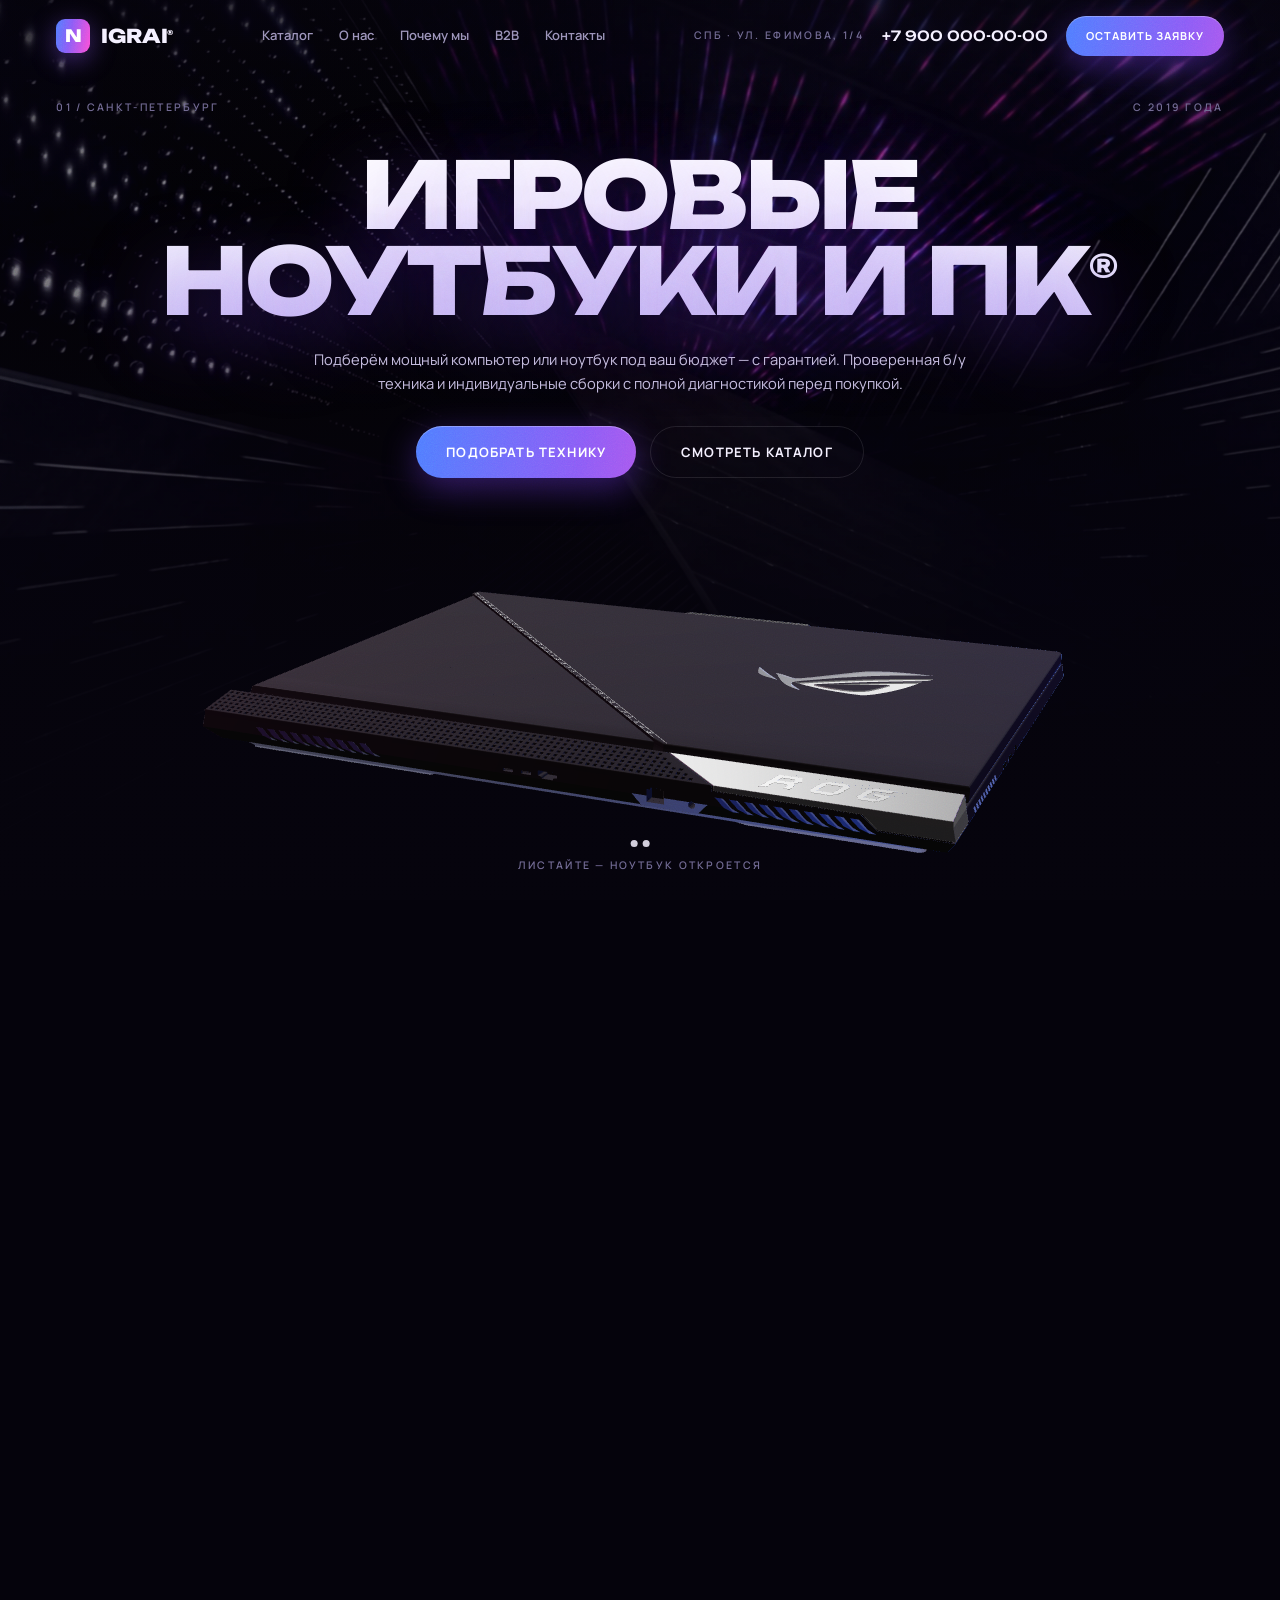
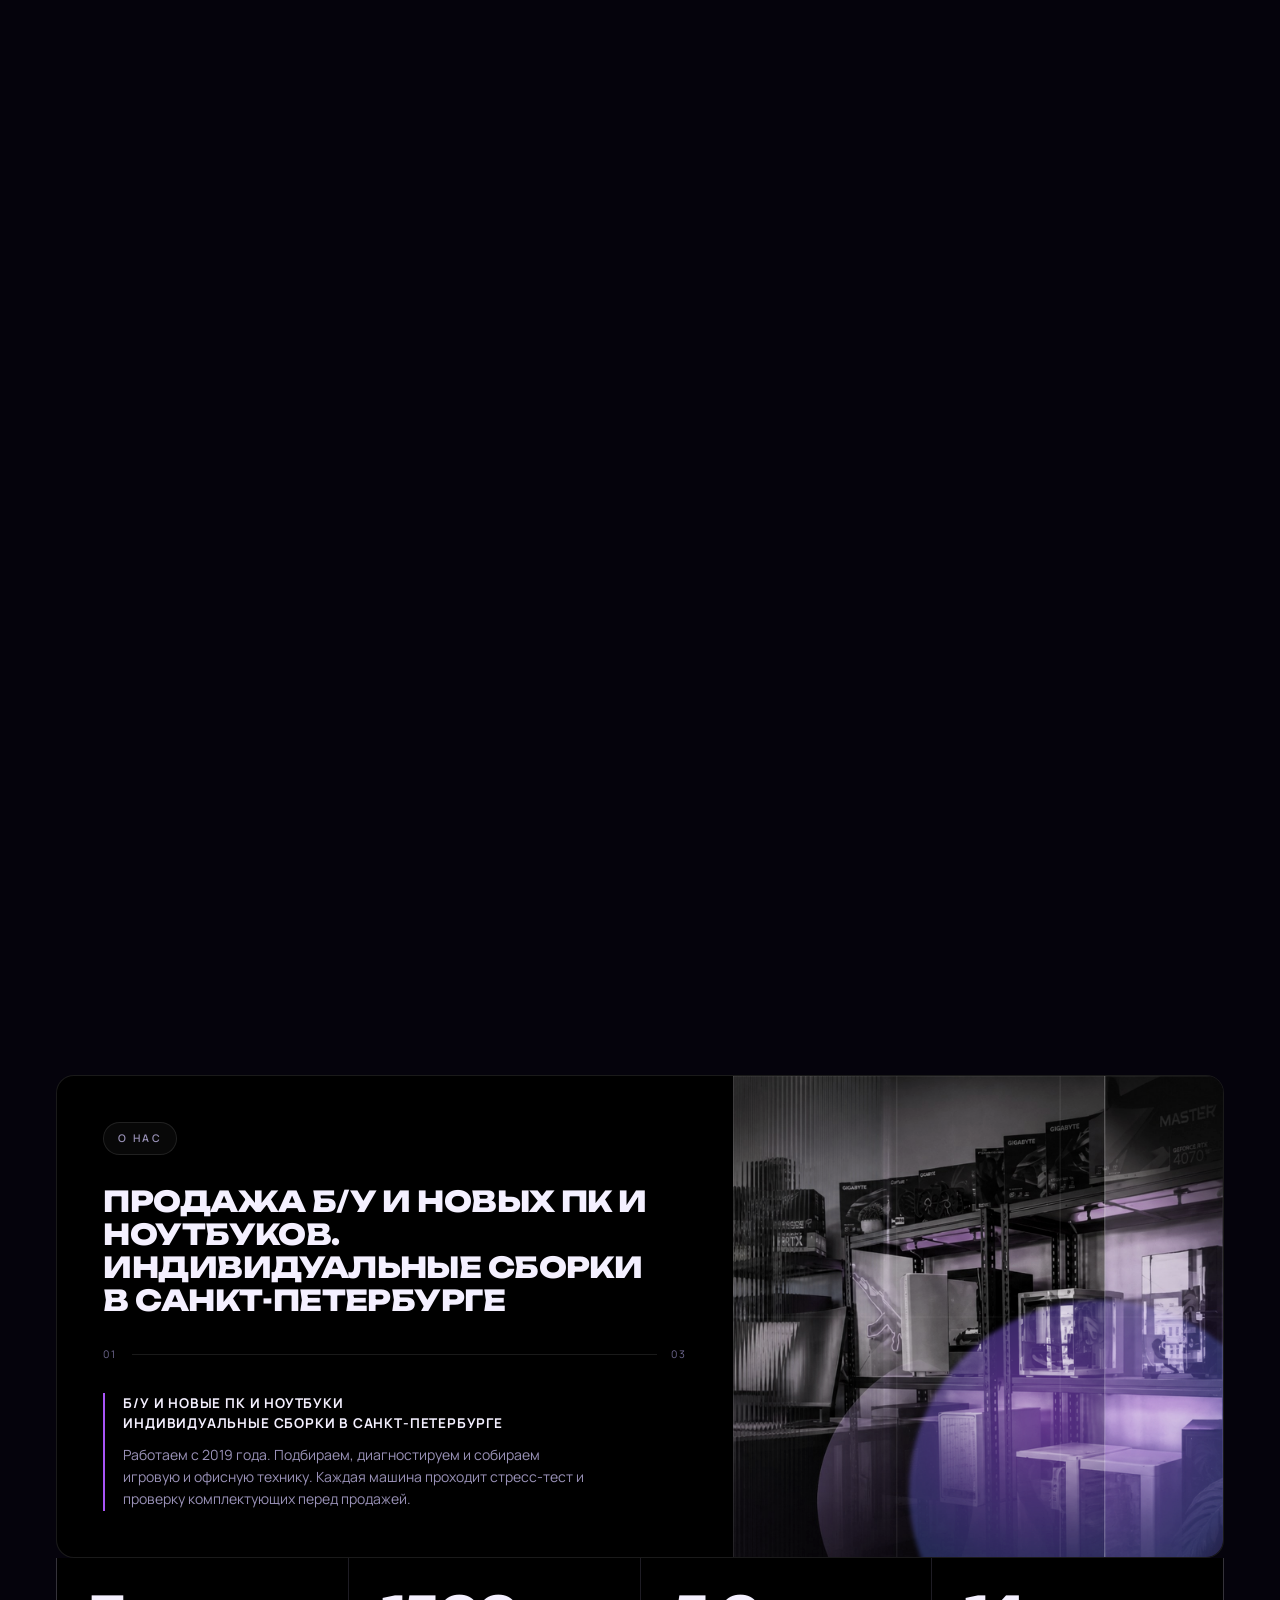
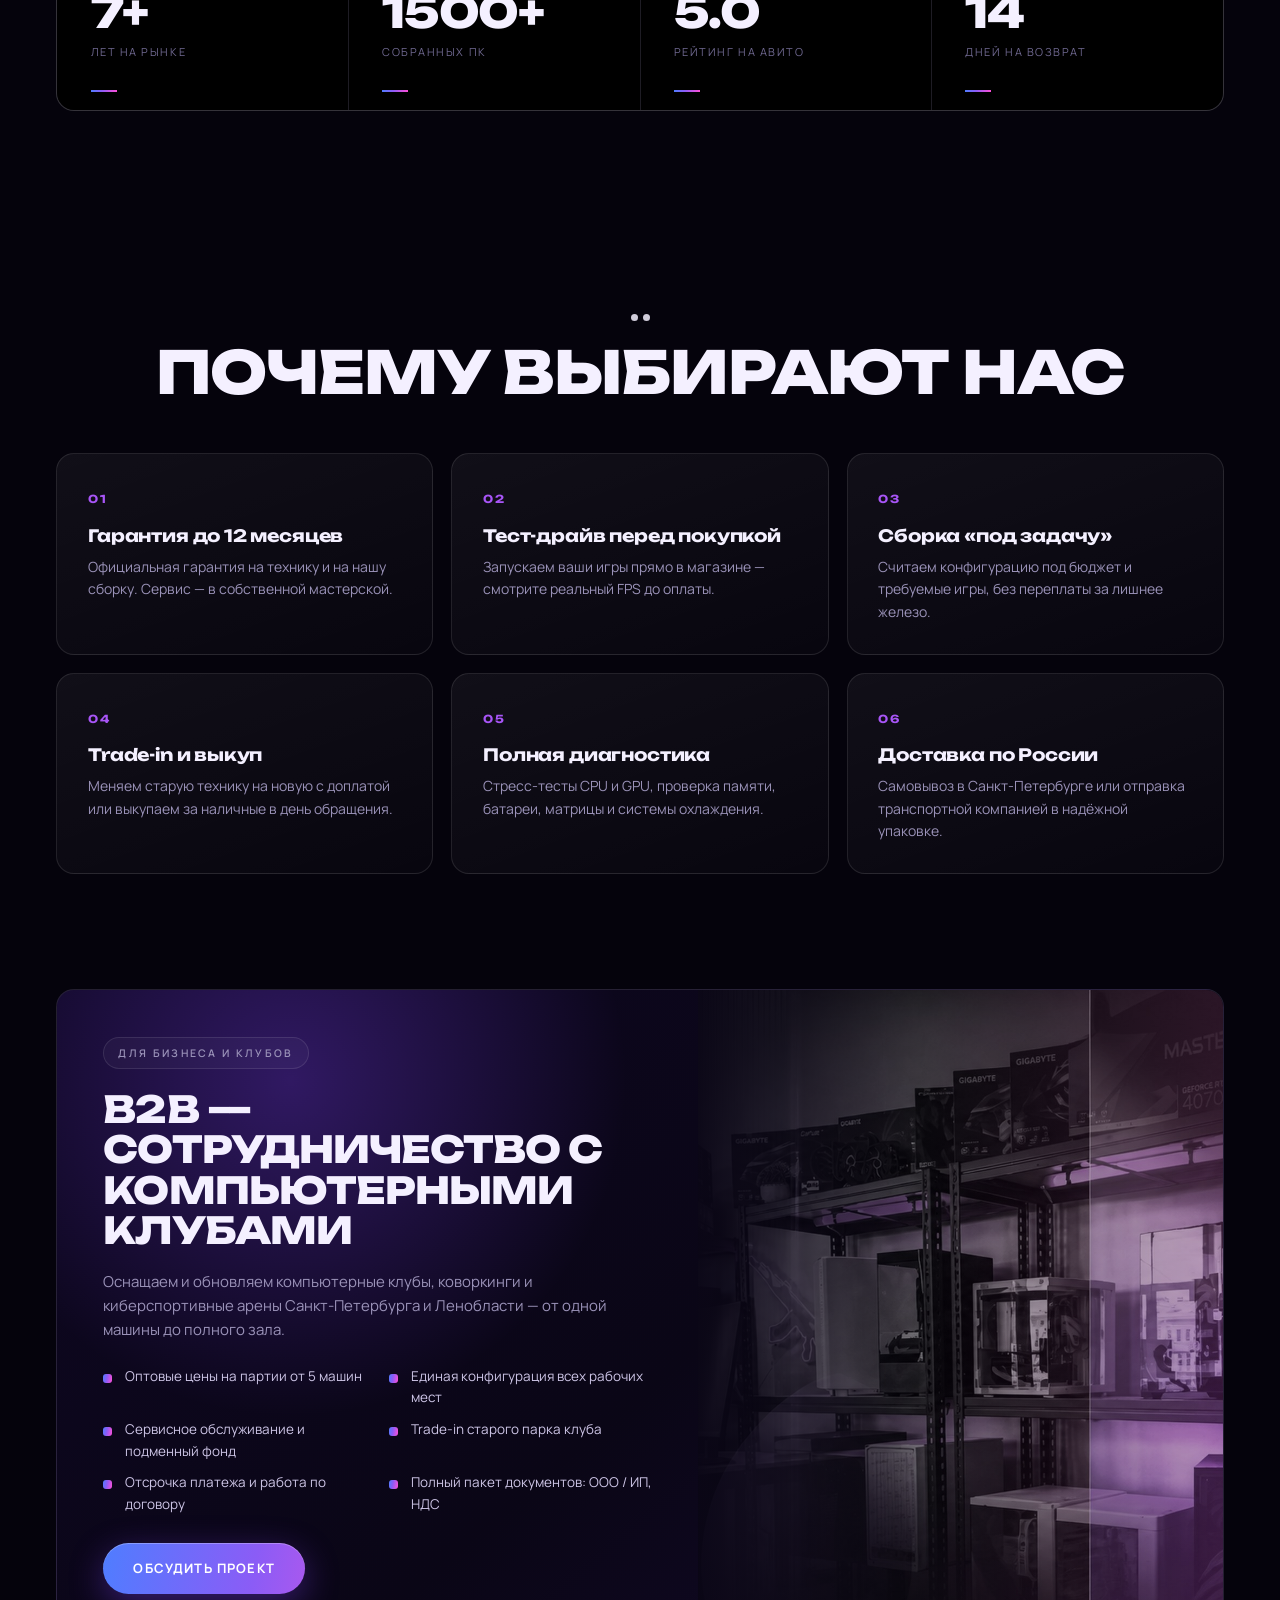
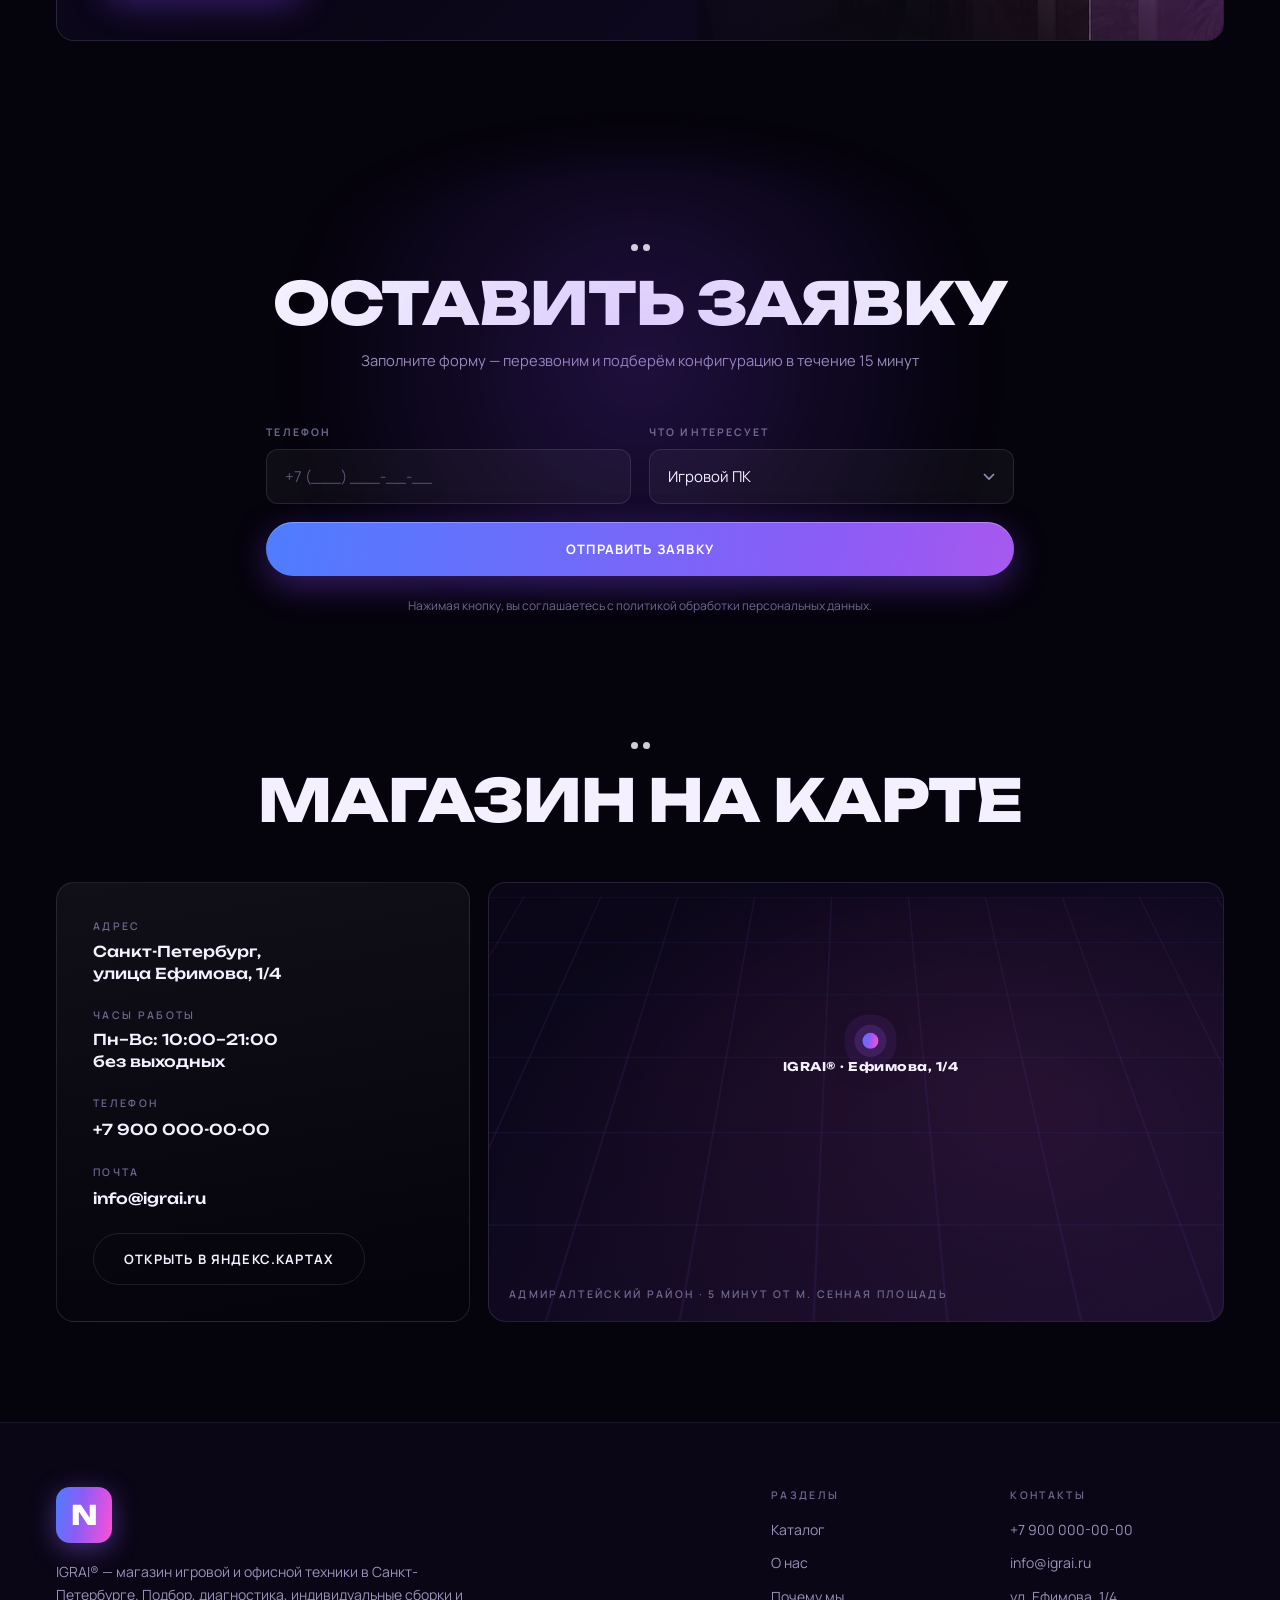
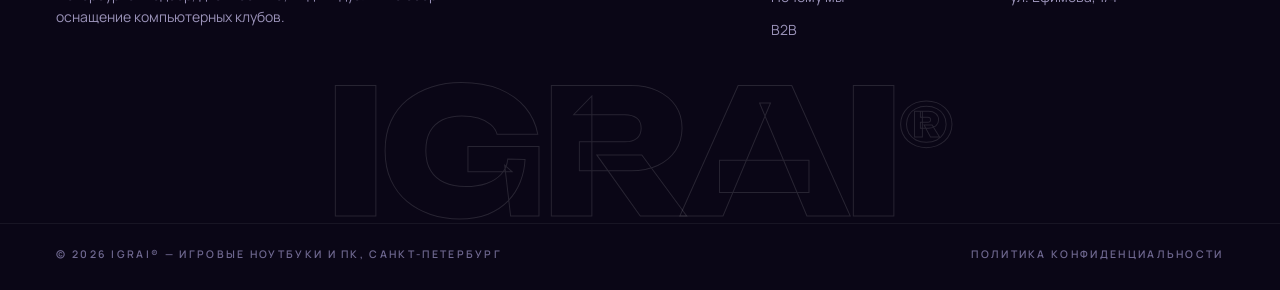
<file: index.html>
<!doctype html>
<html lang="ru">
<head>
<meta charset="utf-8">
<meta name="viewport" content="width=device-width, initial-scale=1, viewport-fit=cover">
<title>IGRAI® — Игровые ноутбуки и ПК в Санкт-Петербурге</title>
<meta name="description" content="Продажа б/у и новых ПК и ноутбуков, индивидуальные сборки в Санкт-Петербурге. Диагностика перед покупкой, гарантия, сотрудничество с компьютерными клубами.">
<link rel="stylesheet" href="assets/fonts.css">
<link rel="stylesheet" href="assets/style.css">
<script type="importmap">
{"imports":{"three":"./assets/vendor/three/three.module.min.js","three/addons/":"./assets/vendor/three/examples/jsm/"}}
</script>
</head>
<body>

<div class="grain" aria-hidden="true"></div>

<!-- ═══════════ HEADER ═══════════ -->
<header class="hdr" id="hdr">
  <a class="hdr__logo" href="#top">
    <span class="mark">N</span>
    <span class="wordmark">IGRAI<sup>®</sup></span>
  </a>
  <nav class="hdr__nav">
    <a href="#catalog">Каталог</a>
    <a href="#about">О нас</a>
    <a href="#why">Почему мы</a>
    <a href="#b2b">B2B</a>
    <a href="#map">Контакты</a>
  </nav>
  <div class="hdr__meta">
    <span class="micro">СПб · ул. Ефимова, 1/4</span>
    <a class="hdr__phone" href="tel:+79000000000">+7 900 000-00-00</a>
    <a class="btn btn--sm" href="#lead">Оставить заявку</a>
  </div>
  <button class="hdr__burger" id="burger" aria-label="Меню"><span></span><span></span></button>
</header>

<!-- ═══════════ HERO + 3D STAGE ═══════════ -->
<section class="stage" id="top">
  <div class="stage__sticky">

    <div class="stage__bg" aria-hidden="true">
      <div class="stage__bg-img"></div>
      <div class="stage__bg-fade"></div>
    </div>

    <canvas id="gl" class="stage__canvas"></canvas>

    <!-- hero typography -->
    <div class="hero" id="hero">
      <div class="hero__top">
        <span class="micro micro--l">01 / Санкт-Петербург</span>
        <span class="micro micro--r">с 2019 года</span>
      </div>
      <h1 class="hero__title">ИГРОВЫЕ<br>НОУТБУКИ И ПК<sup>®</sup></h1>
      <p class="hero__sub">Подберём мощный компьютер или ноутбук под ваш бюджет — с гарантией.
        Проверенная б/у техника и индивидуальные сборки с полной диагностикой перед покупкой.</p>
      <div class="hero__cta">
        <a class="btn" href="#lead">Подобрать технику</a>
        <a class="btn btn--ghost" href="#catalog">Смотреть каталог</a>
      </div>
    </div>

    <!-- scroll hint -->
    <div class="scrollhint" id="scrollhint">
      <span class="dots"><i></i><i></i></span>
      <span class="micro">Листайте — ноутбук откроется</span>
    </div>

    <!-- catalog heading that fades in at the end of the animation -->
    <div class="cat-head" id="catHead" >
      <span class="dots"><i></i><i></i></span>
      <h2 class="sect__title">КАТАЛОГ ТЕХНИКИ</h2>
      <p class="sect__sub">Четыре направления — от бюджетной офисной машины до сборки под конкретную игру</p>
    </div>

    <!-- the 4 cards: live on the laptop screen, then become the catalog grid -->
    <div class="screenlayer" id="screenLayer" aria-hidden="false">
      <div class="screenbox" id="screenBox">
        <div class="scr-ui" id="scrUi">
          <div class="scr-ui__bar"><span></span><span></span><span></span><em>igrai.ru / каталог</em></div>
          <div class="cards" id="cards">

            <a class="card" href="#lead" style="--c1:#6d5cff;--c2:#b14bff">
              <div class="card__icon">
                <svg viewBox="0 0 24 24" fill="none" stroke="currentColor" stroke-width="1.4"><rect x="4" y="2.5" width="12" height="19" rx="2"/><path d="M7 6.5h6M7 10h6M7 13.5h3"/><circle cx="18.5" cy="18" r="2.6"/></svg>
              </div>
              <h3>Игровые ПК</h3>
              <p>Готовые и собранные под задачу системники на RTX 30/40 серии. Тесты в играх перед выдачей.</p>
              <span class="card__link">Оставить запрос <i>→</i></span>
              <span class="card__idx">01</span>
            </a>

            <a class="card" href="#lead" style="--c1:#4f7dff;--c2:#7b5cff">
              <div class="card__icon">
                <svg viewBox="0 0 24 24" fill="none" stroke="currentColor" stroke-width="1.4"><rect x="4" y="4" width="16" height="11" rx="1.6"/><path d="M2 18.5h20l-1.4-2.2H3.4z"/></svg>
              </div>
              <h3>Игровые ноутбуки</h3>
              <p>ASUS ROG, MSI, Lenovo Legion. Проверка батареи, экрана и системы охлаждения.</p>
              <span class="card__link">Оставить запрос <i>→</i></span>
              <span class="card__idx">02</span>
            </a>

            <a class="card" href="#lead" style="--c1:#a34bff;--c2:#ff4fd8">
              <div class="card__icon">
                <svg viewBox="0 0 24 24" fill="none" stroke="currentColor" stroke-width="1.4"><rect x="3" y="5" width="18" height="12" rx="1.6"/><path d="M8 20h8M12 17v3"/></svg>
              </div>
              <h3>Офисные ноутбуки и ПК</h3>
              <p>Надёжные машины для работы и учёбы. Комплекты с монитором, клавиатурой и мышью.</p>
              <span class="card__link">Оставить запрос <i>→</i></span>
              <span class="card__idx">03</span>
            </a>

            <a class="card" href="#lead" style="--c1:#ff4fd8;--c2:#ff8a4b">
              <div class="card__icon">
                <svg viewBox="0 0 24 24" fill="none" stroke="currentColor" stroke-width="1.4"><path d="M12 3.2l7.5 4.3v8.6L12 20.4 4.5 16.1V7.5z"/><path d="M12 12l7.5-4.5M12 12v8.4M12 12L4.5 7.5"/></svg>
              </div>
              <h3>Сборка на заказ</h3>
              <p>Считаем конфигурацию под бюджет и задачи, закупаем комплектующие, собираем и настраиваем.</p>
              <span class="card__link">Оставить запрос <i>→</i></span>
              <span class="card__idx">04</span>
            </a>

          </div>
        </div>
      </div>
    </div>

  </div>
</section>

<!-- ═══════════ О НАС ═══════════ -->
<section class="about" id="about">
  <div class="about__grid">
    <div class="about__panel">
      <span class="micro micro--pill">О НАС</span>
      <h2 class="about__title">ПРОДАЖА Б/У И НОВЫХ ПК И НОУТБУКОВ.<br>ИНДИВИДУАЛЬНЫЕ СБОРКИ<br>В САНКТ-ПЕТЕРБУРГЕ</h2>
      <div class="about__rule"><span>01</span><i></i><span>03</span></div>
      <div class="about__note">
        <h3>Б/У И НОВЫЕ ПК И НОУТБУКИ<br>ИНДИВИДУАЛЬНЫЕ СБОРКИ В САНКТ-ПЕТЕРБУРГЕ</h3>
        <p>Работаем с 2019 года. Подбираем, диагностируем и собираем игровую и офисную технику.
           Каждая машина проходит стресс-тест и проверку комплектующих перед продажей.</p>
      </div>
    </div>
    <div class="about__photo">
      <div class="about__photo-img"></div>
      <div class="about__photo-blob"></div>
      <div class="about__photo-grid"></div>
    </div>
  </div>
  <div class="stats">
    <div class="stat"><b>7+</b><span>лет на рынке</span></div>
    <div class="stat"><b>1500+</b><span>собранных ПК</span></div>
    <div class="stat"><b>5.0</b><span>рейтинг на Авито</span></div>
    <div class="stat"><b>14</b><span>дней на возврат</span></div>
  </div>
</section>

<!-- ═══════════ ПОЧЕМУ ВЫБИРАЮТ НАС ═══════════ -->
<section class="why" id="why">
  <div class="sect__head">
    <span class="dots"><i></i><i></i></span>
    <h2 class="sect__title">ПОЧЕМУ ВЫБИРАЮТ НАС</h2>
  </div>
  <div class="why__grid">
    <article class="why__item"><span class="why__n">01</span><h3>Гарантия до 12 месяцев</h3><p>Официальная гарантия на технику и на нашу сборку. Сервис — в собственной мастерской.</p></article>
    <article class="why__item"><span class="why__n">02</span><h3>Тест-драйв перед покупкой</h3><p>Запускаем ваши игры прямо в магазине — смотрите реальный FPS до оплаты.</p></article>
    <article class="why__item"><span class="why__n">03</span><h3>Сборка «под задачу»</h3><p>Считаем конфигурацию под бюджет и требуемые игры, без переплаты за лишнее железо.</p></article>
    <article class="why__item"><span class="why__n">04</span><h3>Trade-in и выкуп</h3><p>Меняем старую технику на новую с доплатой или выкупаем за наличные в день обращения.</p></article>
    <article class="why__item"><span class="why__n">05</span><h3>Полная диагностика</h3><p>Стресс-тесты CPU и GPU, проверка памяти, батареи, матрицы и системы охлаждения.</p></article>
    <article class="why__item"><span class="why__n">06</span><h3>Доставка по России</h3><p>Самовывоз в Санкт-Петербурге или отправка транспортной компанией в надёжной упаковке.</p></article>
  </div>
</section>

<!-- ═══════════ B2B ═══════════ -->
<section class="b2b" id="b2b">
  <div class="b2b__card">
    <div class="b2b__left">
      <span class="micro micro--pill">ДЛЯ БИЗНЕСА И КЛУБОВ</span>
      <h2 class="b2b__title">B2B — СОТРУДНИЧЕСТВО С КОМПЬЮТЕРНЫМИ КЛУБАМИ</h2>
      <p class="b2b__lead">Оснащаем и обновляем компьютерные клубы, коворкинги и киберспортивные арены Санкт-Петербурга и Ленобласти — от одной машины до полного зала.</p>
      <ul class="b2b__list">
        <li>Оптовые цены на партии от 5 машин</li>
        <li>Единая конфигурация всех рабочих мест</li>
        <li>Сервисное обслуживание и подменный фонд</li>
        <li>Trade-in старого парка клуба</li>
        <li>Отсрочка платежа и работа по договору</li>
        <li>Полный пакет документов: ООО / ИП, НДС</li>
      </ul>
      <a class="btn" href="#lead">Обсудить проект</a>
    </div>
    <div class="b2b__right">
      <div class="b2b__photo"></div>
    </div>
  </div>
</section>

<!-- ═══════════ ЗАЯВКА ═══════════ -->
<section class="lead" id="lead">
  <div class="sect__head">
    <span class="dots"><i></i><i></i></span>
    <h2 class="sect__title">ОСТАВИТЬ ЗАЯВКУ</h2>
    <p class="sect__sub">Заполните форму — перезвоним и подберём конфигурацию в течение 15 минут</p>
  </div>
  <form class="lead__form" id="leadForm" novalidate>
    <label class="field"><span>Телефон</span><input type="tel" name="phone" placeholder="+7 (___) ___-__-__" required></label>
    <label class="field"><span>Что интересует</span>
      <select name="type">
        <option>Игровой ПК</option><option>Игровой ноутбук</option>
        <option>Офисный ноутбук / ПК</option><option>Сборка на заказ</option>
        <option>B2B — оснащение клуба</option><option>Trade-in / выкуп</option>
      </select>
    </label>
    <button class="btn btn--wide" type="submit">Отправить заявку</button>
    <p class="lead__note">Нажимая кнопку, вы соглашаетесь с политикой обработки персональных данных.</p>
    <p class="lead__ok" id="leadOk" hidden>Заявка отправлена — перезвоним в ближайшее время.</p>
  </form>
</section>

<!-- ═══════════ КАРТА ═══════════ -->
<section class="map" id="map">
  <div class="sect__head">
    <span class="dots"><i></i><i></i></span>
    <h2 class="sect__title">МАГАЗИН НА КАРТЕ</h2>
  </div>
  <div class="map__grid">
    <div class="map__info">
      <div class="map__row"><span class="micro">Адрес</span><b>Санкт-Петербург,<br>улица Ефимова, 1/4</b></div>
      <div class="map__row"><span class="micro">Часы работы</span><b>Пн–Вс: 10:00–21:00<br>без выходных</b></div>
      <div class="map__row"><span class="micro">Телефон</span><a href="tel:+79000000000">+7 900 000-00-00</a></div>
      <div class="map__row"><span class="micro">Почта</span><a href="mailto:info@igrai.ru">info@igrai.ru</a></div>
      <a class="btn btn--ghost" href="https://yandex.ru/maps/2/saint-petersburg/?text=%D0%A1%D0%B0%D0%BD%D0%BA%D1%82-%D0%9F%D0%B5%D1%82%D0%B5%D1%80%D0%B1%D1%83%D1%80%D0%B3%2C%20%D1%83%D0%BB%D0%B8%D1%86%D0%B0%20%D0%95%D1%84%D0%B8%D0%BC%D0%BE%D0%B2%D0%B0%2C%201%2F4" target="_blank" rel="noopener">Открыть в Яндекс.Картах</a>
    </div>
    <div class="map__canvas">
      <div class="map__mesh"></div>
      <div class="map__pin"><i></i><span>IGRAI® · Ефимова, 1/4</span></div>
      <span class="micro map__hint">Адмиралтейский район · 5 минут от м. Сенная площадь</span>
    </div>
  </div>
</section>

<!-- ═══════════ FOOTER ═══════════ -->
<footer class="ftr">
  <div class="ftr__top">
    <div>
      <span class="mark mark--lg">N</span>
      <p class="ftr__desc">IGRAI® — магазин игровой и офисной техники в Санкт-Петербурге. Подбор, диагностика, индивидуальные сборки и оснащение компьютерных клубов.</p>
    </div>
    <div class="ftr__cols">
      <div><span class="micro">Разделы</span><a href="#catalog">Каталог</a><a href="#about">О нас</a><a href="#why">Почему мы</a><a href="#b2b">B2B</a></div>
      <div><span class="micro">Контакты</span><a href="tel:+79000000000">+7 900 000-00-00</a><a href="mailto:info@igrai.ru">info@igrai.ru</a><a href="#map">ул. Ефимова, 1/4</a></div>
    </div>
  </div>
  <div class="ftr__word">IGRAI<sup>®</sup></div>
  <div class="ftr__bottom">
    <span class="micro">© 2026 IGRAI® — игровые ноутбуки и ПК, Санкт-Петербург</span>
    <span class="micro">Политика конфиденциальности</span>
  </div>
</footer>

<div class="loader" id="loader"><div class="loader__bar"><i id="loaderBar"></i></div><span class="micro">Загрузка 3D-модели</span></div>

<script type="module" src="assets/app.js"></script>
</body>
</html>
</file>
<file: assets/fonts.css>
@font-face{font-family:'Unbounded';font-style:normal;font-weight:400;font-display:swap;src:url('fonts/unbounded-latin-400.woff2') format('woff2');unicode-range:U+0000-00FF,U+0131,U+0152-0153,U+02BB-02BC,U+02C6,U+02DA,U+02DC,U+0304,U+0308,U+0329,U+2000-206F,U+2074,U+20AC,U+2122,U+2191,U+2193,U+2212,U+2215,U+FEFF,U+FFFD;}
@font-face{font-family:'Unbounded';font-style:normal;font-weight:400;font-display:swap;src:url('fonts/unbounded-cyrillic-400.woff2') format('woff2');unicode-range:U+0301,U+0400-045F,U+0490-0491,U+04B0-04B1,U+2116;}
@font-face{font-family:'Unbounded';font-style:normal;font-weight:500;font-display:swap;src:url('fonts/unbounded-latin-500.woff2') format('woff2');unicode-range:U+0000-00FF,U+0131,U+0152-0153,U+02BB-02BC,U+02C6,U+02DA,U+02DC,U+0304,U+0308,U+0329,U+2000-206F,U+2074,U+20AC,U+2122,U+2191,U+2193,U+2212,U+2215,U+FEFF,U+FFFD;}
@font-face{font-family:'Unbounded';font-style:normal;font-weight:500;font-display:swap;src:url('fonts/unbounded-cyrillic-500.woff2') format('woff2');unicode-range:U+0301,U+0400-045F,U+0490-0491,U+04B0-04B1,U+2116;}
@font-face{font-family:'Unbounded';font-style:normal;font-weight:700;font-display:swap;src:url('fonts/unbounded-latin-700.woff2') format('woff2');unicode-range:U+0000-00FF,U+0131,U+0152-0153,U+02BB-02BC,U+02C6,U+02DA,U+02DC,U+0304,U+0308,U+0329,U+2000-206F,U+2074,U+20AC,U+2122,U+2191,U+2193,U+2212,U+2215,U+FEFF,U+FFFD;}
@font-face{font-family:'Unbounded';font-style:normal;font-weight:700;font-display:swap;src:url('fonts/unbounded-cyrillic-700.woff2') format('woff2');unicode-range:U+0301,U+0400-045F,U+0490-0491,U+04B0-04B1,U+2116;}
@font-face{font-family:'Unbounded';font-style:normal;font-weight:800;font-display:swap;src:url('fonts/unbounded-latin-800.woff2') format('woff2');unicode-range:U+0000-00FF,U+0131,U+0152-0153,U+02BB-02BC,U+02C6,U+02DA,U+02DC,U+0304,U+0308,U+0329,U+2000-206F,U+2074,U+20AC,U+2122,U+2191,U+2193,U+2212,U+2215,U+FEFF,U+FFFD;}
@font-face{font-family:'Unbounded';font-style:normal;font-weight:800;font-display:swap;src:url('fonts/unbounded-cyrillic-800.woff2') format('woff2');unicode-range:U+0301,U+0400-045F,U+0490-0491,U+04B0-04B1,U+2116;}
@font-face{font-family:'Manrope';font-style:normal;font-weight:300;font-display:swap;src:url('fonts/manrope-latin-300.woff2') format('woff2');unicode-range:U+0000-00FF,U+0131,U+0152-0153,U+02BB-02BC,U+02C6,U+02DA,U+02DC,U+0304,U+0308,U+0329,U+2000-206F,U+2074,U+20AC,U+2122,U+2191,U+2193,U+2212,U+2215,U+FEFF,U+FFFD;}
@font-face{font-family:'Manrope';font-style:normal;font-weight:300;font-display:swap;src:url('fonts/manrope-cyrillic-300.woff2') format('woff2');unicode-range:U+0301,U+0400-045F,U+0490-0491,U+04B0-04B1,U+2116;}
@font-face{font-family:'Manrope';font-style:normal;font-weight:400;font-display:swap;src:url('fonts/manrope-latin-400.woff2') format('woff2');unicode-range:U+0000-00FF,U+0131,U+0152-0153,U+02BB-02BC,U+02C6,U+02DA,U+02DC,U+0304,U+0308,U+0329,U+2000-206F,U+2074,U+20AC,U+2122,U+2191,U+2193,U+2212,U+2215,U+FEFF,U+FFFD;}
@font-face{font-family:'Manrope';font-style:normal;font-weight:400;font-display:swap;src:url('fonts/manrope-cyrillic-400.woff2') format('woff2');unicode-range:U+0301,U+0400-045F,U+0490-0491,U+04B0-04B1,U+2116;}
@font-face{font-family:'Manrope';font-style:normal;font-weight:500;font-display:swap;src:url('fonts/manrope-latin-500.woff2') format('woff2');unicode-range:U+0000-00FF,U+0131,U+0152-0153,U+02BB-02BC,U+02C6,U+02DA,U+02DC,U+0304,U+0308,U+0329,U+2000-206F,U+2074,U+20AC,U+2122,U+2191,U+2193,U+2212,U+2215,U+FEFF,U+FFFD;}
@font-face{font-family:'Manrope';font-style:normal;font-weight:500;font-display:swap;src:url('fonts/manrope-cyrillic-500.woff2') format('woff2');unicode-range:U+0301,U+0400-045F,U+0490-0491,U+04B0-04B1,U+2116;}
@font-face{font-family:'Manrope';font-style:normal;font-weight:600;font-display:swap;src:url('fonts/manrope-latin-600.woff2') format('woff2');unicode-range:U+0000-00FF,U+0131,U+0152-0153,U+02BB-02BC,U+02C6,U+02DA,U+02DC,U+0304,U+0308,U+0329,U+2000-206F,U+2074,U+20AC,U+2122,U+2191,U+2193,U+2212,U+2215,U+FEFF,U+FFFD;}
@font-face{font-family:'Manrope';font-style:normal;font-weight:600;font-display:swap;src:url('fonts/manrope-cyrillic-600.woff2') format('woff2');unicode-range:U+0301,U+0400-045F,U+0490-0491,U+04B0-04B1,U+2116;}
@font-face{font-family:'Manrope';font-style:normal;font-weight:700;font-display:swap;src:url('fonts/manrope-latin-700.woff2') format('woff2');unicode-range:U+0000-00FF,U+0131,U+0152-0153,U+02BB-02BC,U+02C6,U+02DA,U+02DC,U+0304,U+0308,U+0329,U+2000-206F,U+2074,U+20AC,U+2122,U+2191,U+2193,U+2212,U+2215,U+FEFF,U+FFFD;}
@font-face{font-family:'Manrope';font-style:normal;font-weight:700;font-display:swap;src:url('fonts/manrope-cyrillic-700.woff2') format('woff2');unicode-range:U+0301,U+0400-045F,U+0490-0491,U+04B0-04B1,U+2116;}
</file>
<file: assets/style.css>
/* ============================================================
   IGRAI® landing — style
   Fonts: Unbounded (headings) / Manrope (text)
   ============================================================ */

:root{
  --bg:#05030c;
  --bg-2:#0a0616;
  --panel:#0d0919;
  --line:rgba(255,255,255,.10);
  --line-2:rgba(255,255,255,.06);
  --txt:#f4f0ff;
  --muted:#9a92b8;
  --muted-2:#6f6890;

  --violet:#7b3ff2;
  --violet-l:#a855f7;
  --pink:#ff4fd8;
  --blue:#4f7dff;
  --cyan:#4fd8ff;

  --grad:linear-gradient(100deg,#4f7dff 0%,#8b5cf6 42%,#ff4fd8 100%);
  --grad-soft:linear-gradient(140deg,rgba(79,125,255,.22),rgba(255,79,216,.16));

  --r:18px;
  --pad:clamp(18px,4.4vw,72px);
  --maxw:1320px;

  --stage-h:640vh;      /* scroll length of the 3D stage */
}

*,*::before,*::after{box-sizing:border-box}
html{scroll-behavior:smooth;-webkit-text-size-adjust:100%}
body{
  margin:0;background:var(--bg);color:var(--txt);
  font-family:'Manrope',system-ui,-apple-system,'Segoe UI',Roboto,sans-serif;
  font-size:16px;line-height:1.6;font-weight:400;
  overflow-x:hidden;
  -webkit-font-smoothing:antialiased;
}
img{max-width:100%;display:block}
a{color:inherit;text-decoration:none}
sup{font-size:.42em;vertical-align:super;letter-spacing:0}
::selection{background:var(--pink);color:#0a0614}

/* film grain + vignette over everything */
.grain{
  position:fixed;inset:0;pointer-events:none;z-index:90;mix-blend-mode:overlay;opacity:.5;
  background-image:url("data:image/svg+xml,%3Csvg xmlns='http://www.w3.org/2000/svg' width='140' height='140'%3E%3Cfilter id='n'%3E%3CfeTurbulence type='fractalNoise' baseFrequency='.9' numOctaves='3'/%3E%3C/filter%3E%3Crect width='140' height='140' filter='url(%23n)' opacity='.35'/%3E%3C/svg%3E");
}

/* ---------- shared type ---------- */
.micro{
  font-family:'Manrope',sans-serif;font-size:10.5px;font-weight:600;
  letter-spacing:.22em;text-transform:uppercase;color:var(--muted-2);
}
.micro--pill{
  display:inline-block;padding:7px 14px;border:1px solid var(--line);border-radius:100px;
  color:var(--muted);background:rgba(255,255,255,.03);
}
.sect__head{max-width:var(--maxw);margin:0 auto;padding:0 var(--pad);text-align:center}
.sect__title{
  font-family:'Unbounded',sans-serif;font-weight:800;
  font-size:clamp(26px,4.6vw,60px);line-height:1.02;letter-spacing:-.02em;margin:14px 0 0;
}
.sect__sub{
  font-size:clamp(13px,1.15vw,16px);color:var(--muted);max-width:620px;margin:16px auto 0;
}
.dots{display:inline-flex;gap:5px;align-items:center;justify-content:center}
.dots i{width:7px;height:7px;border-radius:50%;background:var(--txt);opacity:.85}

.mark{
  display:grid;place-items:center;width:34px;height:34px;border-radius:9px;
  background:var(--grad);color:#fff;font-family:'Unbounded',sans-serif;font-weight:800;font-size:17px;
  box-shadow:0 6px 26px rgba(139,92,246,.45);
}
.mark--lg{width:56px;height:56px;font-size:27px;border-radius:14px}

/* ---------- buttons ---------- */
.btn{
  display:inline-flex;align-items:center;justify-content:center;gap:10px;
  padding:15px 30px;border:0;border-radius:100px;cursor:pointer;
  font-family:'Manrope',sans-serif;font-size:13px;font-weight:700;letter-spacing:.09em;text-transform:uppercase;
  color:#fff;background:var(--grad);background-size:180% 100%;
  box-shadow:0 10px 34px rgba(123,63,242,.4), inset 0 1px 0 rgba(255,255,255,.28);
  transition:background-position .5s cubic-bezier(.2,.8,.2,1), transform .25s, box-shadow .3s;
}
.btn:hover{background-position:100% 0;transform:translateY(-2px);box-shadow:0 16px 44px rgba(255,79,216,.42)}
.btn--sm{padding:11px 20px;font-size:11px}
.btn--ghost{background:transparent;border:1px solid var(--line);box-shadow:none;color:var(--txt)}
.btn--ghost:hover{border-color:rgba(255,255,255,.3);background:rgba(255,255,255,.05);box-shadow:none}
.btn--wide{grid-column:1/-1;width:100%;padding:18px}

/* ============================================================
   HEADER
   ============================================================ */
.hdr{
  position:fixed;inset:0 0 auto 0;z-index:70;
  display:flex;align-items:center;gap:26px;
  padding:16px var(--pad);
  transition:background .4s, backdrop-filter .4s, border-color .4s, padding .4s;
  border-bottom:1px solid transparent;
}
.hdr.is-stuck{
  background:rgba(6,4,14,.72);backdrop-filter:blur(18px) saturate(150%);
  border-bottom-color:var(--line-2);padding-top:11px;padding-bottom:11px;
}
.hdr__logo{display:flex;align-items:center;gap:11px}
.wordmark{font-family:'Unbounded',sans-serif;font-weight:800;font-size:19px;letter-spacing:-.01em}
.hdr__nav{display:flex;gap:26px;margin-left:auto;font-size:13px;font-weight:600;color:var(--muted)}
.hdr__nav a{position:relative;transition:color .25s}
.hdr__nav a::after{content:'';position:absolute;left:0;right:100%;bottom:-6px;height:1px;background:var(--grad);transition:right .35s}
.hdr__nav a:hover{color:var(--txt)}
.hdr__nav a:hover::after{right:0}
.hdr__meta{display:flex;align-items:center;gap:18px;margin-left:auto}
.hdr__phone{font-family:'Unbounded',sans-serif;font-weight:500;font-size:14px;white-space:nowrap}
.hdr__burger{display:none;background:none;border:0;padding:8px;cursor:pointer;flex-direction:column;gap:5px}
.hdr__burger span{display:block;width:22px;height:2px;background:var(--txt);border-radius:2px}

/* ============================================================
   STAGE (hero + 3D)
   ============================================================ */
.stage{position:relative;height:var(--stage-h)}
.stage__sticky{position:sticky;top:0;height:100svh;overflow:hidden}

.stage__bg{position:absolute;inset:0;z-index:0}
.stage__bg-img{
  position:absolute;inset:-6% -4%;
  background:url('tunnel.jpg') center 42%/cover no-repeat;
  filter:saturate(115%) contrast(108%);
  transform:scale(1.06);
  will-change:transform,opacity;
}
.stage__bg-fade{
  position:absolute;inset:0;
  background:
    radial-gradient(120% 78% at 50% 8%, rgba(5,3,12,0) 0%, rgba(5,3,12,.55) 58%, rgba(5,3,12,.94) 100%),
    linear-gradient(180deg, rgba(5,3,12,.78) 0%, rgba(5,3,12,.12) 26%, rgba(5,3,12,.5) 66%, var(--bg) 100%);
}
.stage__canvas{position:absolute;inset:0;width:100%;height:100%;z-index:2;display:block}

/* hero copy */
.hero{
  position:absolute;left:0;right:0;top:0;z-index:3;
  padding:clamp(84px,11vh,136px) var(--pad) 0;
  text-align:center;pointer-events:none;
  will-change:transform,opacity;
}
.hero__top{display:flex;justify-content:space-between;margin-bottom:clamp(18px,4vh,44px)}
.hero__title{
  font-family:'Unbounded',sans-serif;font-weight:800;
  font-size:clamp(30px,7.2vw,104px);line-height:.94;letter-spacing:-.035em;
  margin:0;text-transform:uppercase;
  background:linear-gradient(180deg,#ffffff 30%, #cfc4f5 100%);
  -webkit-background-clip:text;background-clip:text;color:transparent;
  text-shadow:0 22px 80px rgba(123,63,242,.35);
}
.hero__sub{
  max-width:min(680px,88vw);margin:22px auto 0;
  font-size:clamp(13px,1.15vw,16.5px);color:#c3bade;line-height:1.65;
}
.hero__cta{display:flex;gap:14px;justify-content:center;margin-top:30px;pointer-events:auto;flex-wrap:wrap}

.scrollhint{
  position:absolute;left:50%;bottom:26px;transform:translateX(-50%);z-index:4;
  display:flex;flex-direction:column;align-items:center;gap:10px;
  animation:float 2.6s ease-in-out infinite;will-change:opacity;
}
@keyframes float{0%,100%{transform:translate(-50%,0)}50%{transform:translate(-50%,8px)}}

/* catalog heading revealed at the end of the animation */
.cat-head{
  position:absolute;left:0;right:0;top:clamp(70px,11vh,120px);z-index:3;
  text-align:center;padding:0 var(--pad);opacity:0;pointer-events:none;
  will-change:opacity,transform;
}

/* ---- the 4 cards ---- */
.screenlayer{position:absolute;inset:0;z-index:5;pointer-events:none;overflow:hidden}
.screenbox{
  position:absolute;top:0;left:0;
  width:1280px;height:720px;              /* 16:9 design box, scaled by JS */
  transform-origin:0 0;
  opacity:0;
  will-change:transform,opacity;
}
.scr-ui{
  position:absolute;inset:0;
  overflow:hidden;
  display:flex;flex-direction:column;
}
/* only the "screen" chrome fades away — the cards stay */
.scr-ui::before{
  content:'';position:absolute;inset:0;border-radius:var(--scr-r,10px);
  background:
    radial-gradient(90% 120% at 18% 0%, rgba(123,63,242,.42), transparent 60%),
    radial-gradient(80% 120% at 92% 100%, rgba(255,79,216,.3), transparent 62%),
    linear-gradient(160deg,#0b0718 0%, #120a26 55%, #0a0615 100%);
  box-shadow:inset 0 0 0 1px rgba(255,255,255,.07);
  opacity:var(--scr-chrome,1);
  pointer-events:none;
}
.scr-ui__bar{
  position:relative;display:flex;align-items:center;gap:8px;padding:16px 26px;
  border-bottom:1px solid rgba(255,255,255,.07);flex:0 0 auto;
  opacity:var(--scr-chrome,1);
}
.cards{position:relative}
.scr-ui__bar span{width:9px;height:9px;border-radius:50%;background:rgba(255,255,255,.18)}
.scr-ui__bar span:first-child{background:#ff5f57}
.scr-ui__bar span:nth-child(2){background:#febc2e}
.scr-ui__bar span:nth-child(3){background:#28c840}
.scr-ui__bar em{
  margin-left:14px;font-style:normal;font-size:12px;letter-spacing:.16em;
  text-transform:uppercase;color:var(--muted-2);
}

.cards{
  flex:1;display:grid;grid-template-columns:repeat(4,1fr);gap:22px;
  padding:clamp(20px,3.2%,46px);align-content:center;
}
.card{
  position:relative;display:flex;flex-direction:column;gap:12px;
  color:inherit;text-decoration:none;cursor:pointer;
  padding:26px 24px 24px;border-radius:16px;
  background:linear-gradient(165deg, rgba(255,255,255,.075), rgba(255,255,255,.022));
  border:1px solid rgba(255,255,255,.09);
  backdrop-filter:blur(6px);
  overflow:hidden;pointer-events:auto;
  transition:transform .45s cubic-bezier(.2,.8,.2,1), border-color .35s, box-shadow .45s;
}
.card::before{
  content:'';position:absolute;inset:0;opacity:.0;transition:opacity .4s;
  background:linear-gradient(160deg, color-mix(in srgb, var(--c1) 26%, transparent), color-mix(in srgb, var(--c2) 16%, transparent));
}
.card::after{
  content:'';position:absolute;left:24px;right:24px;top:0;height:2px;border-radius:2px;
  background:linear-gradient(90deg,var(--c1),var(--c2));opacity:.85;
}
.card:hover{transform:translateY(-8px);border-color:rgba(255,255,255,.2);box-shadow:0 26px 60px rgba(0,0,0,.5)}
.card:hover::before{opacity:1}
.card>*{position:relative}
.card__icon{
  width:46px;height:46px;border-radius:13px;display:grid;place-items:center;
  background:linear-gradient(150deg,var(--c1),var(--c2));color:#fff;
  box-shadow:0 8px 24px color-mix(in srgb, var(--c1) 45%, transparent);
}
.card__icon svg{width:24px;height:24px}
.card h3{
  font-family:'Unbounded',sans-serif;font-weight:600;font-size:19px;line-height:1.2;
  margin:4px 0 0;letter-spacing:-.01em;
}
.card p{margin:0;font-size:13.5px;line-height:1.55;color:var(--muted);flex:1}
.card__link{
  font-size:11px;font-weight:700;letter-spacing:.14em;text-transform:uppercase;
  display:inline-flex;align-items:center;gap:8px;color:var(--txt);
}
.card__link i{font-style:normal;transition:transform .3s}
.card:hover .card__link i{transform:translateX(5px)}
.card__idx{
  position:absolute;top:16px;right:18px;font-family:'Unbounded',sans-serif;
  font-size:12px;font-weight:700;color:rgba(255,255,255,.16);
}

/* ============================================================
   О НАС
   ============================================================ */
.about{
  position:relative;z-index:6;background:var(--bg);
  max-width:var(--maxw);margin:0 auto;padding:clamp(60px,9vw,130px) var(--pad);
}
.about__grid{
  display:grid;grid-template-columns:1.16fr .84fr;
  border:1px solid var(--line);border-radius:var(--r);overflow:hidden;background:#000;
}
.about__panel{padding:clamp(26px,3.6vw,58px);display:flex;flex-direction:column;align-items:flex-start;gap:clamp(18px,2.4vw,30px)}
.about__title{
  font-family:'Unbounded',sans-serif;font-weight:800;
  font-size:clamp(19px,2.25vw,34px);line-height:1.14;letter-spacing:-.02em;margin:0;
}
.about__rule{display:flex;width:100%;align-items:center;gap:14px;color:var(--muted-2);font-size:10.5px;letter-spacing:.2em}
.about__rule i{flex:1;height:1px;background:var(--line)}
.about__note{border-left:2px solid var(--violet-l);padding-left:18px;width:100%}
.about__note h3{
  font-family:'Manrope',sans-serif;font-weight:700;font-size:13.5px;letter-spacing:.06em;
  text-transform:uppercase;margin:0 0 10px;line-height:1.5;
}
.about__note p{margin:0;font-size:14px;color:var(--muted);max-width:52ch}

.about__photo{position:relative;min-height:420px;overflow:hidden;background:#08050f}
.about__photo-img{
  position:absolute;inset:0;background:url('shop.jpg') center/cover no-repeat;
  filter:grayscale(.35) contrast(105%);
}
.about__photo-blob{
  position:absolute;right:-14%;bottom:-26%;width:78%;aspect-ratio:1;border-radius:50%;
  background:radial-gradient(circle at 35% 30%, rgba(168,85,247,.55), rgba(79,125,255,.28) 55%, transparent 72%);
  mix-blend-mode:screen;filter:blur(2px);
}
.about__photo-grid{
  position:absolute;inset:0;pointer-events:none;
  background:
    linear-gradient(90deg, rgba(255,255,255,.09) 1px, transparent 1px) 0 0/33.33% 100%,
    linear-gradient(180deg, rgba(255,255,255,.05) 1px, transparent 1px) 0 0/100% 50%;
}

.stats{
  display:grid;grid-template-columns:repeat(4,1fr);gap:1px;background:var(--line);
  border:1px solid var(--line);border-top:0;border-radius:0 0 var(--r) var(--r);overflow:hidden;
}
.stat{background:#000;padding:clamp(20px,2.6vw,34px);display:flex;flex-direction:column;gap:8px;position:relative}
.stat::before{content:'';position:absolute;left:clamp(20px,2.6vw,34px);bottom:18px;width:26px;height:2px;background:var(--grad)}
.stat b{font-family:'Unbounded',sans-serif;font-weight:800;font-size:clamp(26px,3.4vw,46px);line-height:1;letter-spacing:-.03em}
.stat span{font-size:11px;letter-spacing:.14em;text-transform:uppercase;color:var(--muted-2);padding-bottom:16px}

/* ============================================================
   ПОЧЕМУ ВЫБИРАЮТ НАС
   ============================================================ */
.why{position:relative;z-index:6;background:var(--bg);padding:clamp(40px,6vw,90px) 0 clamp(60px,9vw,120px)}
.why__grid{
  max-width:var(--maxw);margin:clamp(30px,4vw,58px) auto 0;padding:0 var(--pad);
  display:grid;grid-template-columns:repeat(3,1fr);gap:18px;
}
.why__item{
  position:relative;padding:clamp(22px,2.4vw,34px);border-radius:var(--r);
  border:1px solid var(--line);background:linear-gradient(160deg,rgba(255,255,255,.05),rgba(255,255,255,.015));
  transition:border-color .35s, transform .35s, background .35s;overflow:hidden;
}
.why__item::after{
  content:'';position:absolute;inset:0;opacity:0;transition:opacity .4s;background:var(--grad-soft);
}
.why__item:hover{transform:translateY(-6px);border-color:rgba(255,255,255,.22)}
.why__item:hover::after{opacity:1}
.why__item>*{position:relative}
.why__n{font-family:'Unbounded',sans-serif;font-size:11px;font-weight:700;letter-spacing:.14em;color:var(--violet-l)}
.why__item h3{font-family:'Unbounded',sans-serif;font-weight:600;font-size:17px;line-height:1.25;margin:14px 0 10px;letter-spacing:-.01em}
.why__item p{margin:0;font-size:14px;color:var(--muted)}

/* ============================================================
   B2B
   ============================================================ */
.b2b{position:relative;z-index:6;background:var(--bg);padding:0 var(--pad) clamp(60px,9vw,120px)}
.b2b__card{
  max-width:var(--maxw);margin:0 auto;display:grid;grid-template-columns:1.1fr .9fr;
  border:1px solid var(--line);border-radius:var(--r);overflow:hidden;
  background:linear-gradient(140deg,#0e0722 0%, #0a0616 55%, #140a2c 100%);
  position:relative;
}
.b2b__card::before{
  content:'';position:absolute;left:-10%;top:-40%;width:60%;aspect-ratio:1;border-radius:50%;
  background:radial-gradient(circle,rgba(123,63,242,.32),transparent 68%);pointer-events:none;
}
.b2b__left{padding:clamp(26px,3.6vw,60px);display:flex;flex-direction:column;gap:20px;align-items:flex-start;position:relative}
.b2b__title{
  font-family:'Unbounded',sans-serif;font-weight:800;font-size:clamp(22px,2.9vw,44px);
  line-height:1.08;letter-spacing:-.025em;margin:0;
}
.b2b__lead{margin:0;font-size:15px;color:var(--muted);max-width:56ch}
.b2b__list{list-style:none;margin:4px 0 8px;padding:0;display:grid;grid-template-columns:1fr 1fr;gap:10px 22px;width:100%}
.b2b__list li{position:relative;padding-left:22px;font-size:13.5px;color:#cdc5e6}
.b2b__list li::before{
  content:'';position:absolute;left:0;top:8px;width:9px;height:9px;border-radius:3px;background:var(--grad);
}
.b2b__right{position:relative;min-height:400px}
.b2b__photo{
  position:absolute;inset:0;
  background:url('shop.jpg') 68% center/cover no-repeat;
  filter:grayscale(.2) brightness(.85);
}
.b2b__right::after{
  content:'';position:absolute;inset:0;
  background:linear-gradient(90deg, rgba(10,6,22,.96) 0%, rgba(10,6,22,.28) 42%, rgba(255,79,216,.12) 100%);
}

/* ============================================================
   ЗАЯВКА
   ============================================================ */
.lead{position:relative;z-index:6;background:var(--bg);padding:clamp(40px,6vw,80px) 0 clamp(60px,9vw,120px)}
.lead::before{
  content:'';position:absolute;left:50%;top:0;transform:translateX(-50%);
  width:min(900px,92vw);height:420px;border-radius:50%;pointer-events:none;
  background:radial-gradient(circle,rgba(123,63,242,.22),transparent 70%);filter:blur(24px);
}
.lead__form{
  position:relative;max-width:860px;margin:clamp(30px,4vw,54px) auto 0;padding:0 var(--pad);
  display:grid;grid-template-columns:1fr 1fr;gap:18px;
}
.field{display:flex;flex-direction:column;gap:9px}
.field--wide{grid-column:1/-1}
.field span{font-size:10.5px;font-weight:700;letter-spacing:.2em;text-transform:uppercase;color:var(--muted-2)}
.field input,.field select{
  width:100%;padding:16px 18px;border-radius:12px;
  background:rgba(255,255,255,.04);border:1px solid var(--line);color:var(--txt);
  font-family:'Manrope',sans-serif;font-size:15px;outline:none;
  transition:border-color .3s, background .3s, box-shadow .3s;
}
.field input::placeholder{color:#5d567c}
.field input:focus,.field select:focus{
  border-color:rgba(168,85,247,.65);background:rgba(255,255,255,.06);
  box-shadow:0 0 0 4px rgba(123,63,242,.16);
}
.field select{appearance:none;cursor:pointer;
  background-image:url("data:image/svg+xml,%3Csvg xmlns='http://www.w3.org/2000/svg' width='12' height='8' fill='none' stroke='%239a92b8' stroke-width='1.6'%3E%3Cpath d='M1 1l5 5 5-5'/%3E%3C/svg%3E");
  background-repeat:no-repeat;background-position:right 18px center;
}
.field select option{background:#0d0919;color:var(--txt)}
.lead__note{grid-column:1/-1;margin:2px 0 0;text-align:center;font-size:12px;color:var(--muted-2)}
.lead__ok{grid-column:1/-1;margin:0;text-align:center;font-size:14px;color:#7fe3a3}

/* ============================================================
   КАРТА
   ============================================================ */
.map{position:relative;z-index:6;background:var(--bg);padding:0 0 clamp(50px,8vw,100px)}
.map__grid{
  max-width:var(--maxw);margin:clamp(30px,4vw,54px) auto 0;padding:0 var(--pad);
  display:grid;grid-template-columns:.72fr 1.28fr;gap:18px;
}
.map__info{
  padding:clamp(24px,2.8vw,38px);border:1px solid var(--line);border-radius:var(--r);
  display:flex;flex-direction:column;gap:22px;background:linear-gradient(170deg,rgba(255,255,255,.05),transparent)
}
.map__row{display:flex;flex-direction:column;gap:6px}
.map__row b{font-family:'Unbounded',sans-serif;font-weight:500;font-size:15px;line-height:1.45}
.map__row a{font-family:'Unbounded',sans-serif;font-weight:500;font-size:15px;transition:color .25s}
.map__row a:hover{color:var(--pink)}
.map__info .btn{margin-top:auto;align-self:flex-start}
.map__canvas{
  position:relative;min-height:340px;border:1px solid var(--line);border-radius:var(--r);overflow:hidden;
  background:linear-gradient(150deg,#0a0617,#120b26);
}
.map__mesh{
  position:absolute;inset:0;opacity:.5;
  background:
    linear-gradient(90deg, rgba(168,85,247,.16) 1px, transparent 1px) 0 0/58px 58px,
    linear-gradient(180deg, rgba(79,125,255,.13) 1px, transparent 1px) 0 0/58px 58px,
    radial-gradient(circle at 62% 48%, rgba(255,79,216,.2), transparent 55%);
  transform:perspective(760px) rotateX(46deg) scale(1.7);transform-origin:50% 40%;
}
.map__pin{position:absolute;left:52%;top:44%;transform:translate(-50%,-100%);display:flex;flex-direction:column;align-items:center;gap:8px}
.map__pin i{
  width:16px;height:16px;border-radius:50%;background:var(--grad);
  box-shadow:0 0 0 8px rgba(168,85,247,.18), 0 0 0 18px rgba(168,85,247,.09), 0 10px 30px rgba(0,0,0,.6);
  animation:pulse 2.4s ease-out infinite;
}
@keyframes pulse{0%{box-shadow:0 0 0 6px rgba(168,85,247,.28),0 0 0 12px rgba(168,85,247,.14)}70%{box-shadow:0 0 0 18px rgba(168,85,247,0),0 0 0 34px rgba(168,85,247,0)}100%{box-shadow:0 0 0 0 rgba(168,85,247,0)}}
.map__pin span{font-family:'Unbounded',sans-serif;font-size:12px;font-weight:700;letter-spacing:.04em}
.map__hint{position:absolute;left:20px;bottom:18px}

/* ============================================================
   FOOTER
   ============================================================ */
.ftr{position:relative;z-index:6;background:var(--bg-2);border-top:1px solid var(--line-2);overflow:hidden}
.ftr__top{
  max-width:var(--maxw);margin:0 auto;padding:clamp(40px,5vw,72px) var(--pad) clamp(24px,3vw,40px);
  display:grid;grid-template-columns:1.2fr .8fr;gap:36px;
}
.ftr__desc{margin:18px 0 0;font-size:14px;color:var(--muted);max-width:46ch}
.ftr__cols{display:grid;grid-template-columns:1fr 1fr;gap:26px}
.ftr__cols div{display:flex;flex-direction:column;gap:11px;font-size:14px;color:var(--muted)}
.ftr__cols div .micro{margin-bottom:4px}
.ftr__cols a:hover{color:var(--txt)}
.ftr__word{
  font-family:'Unbounded',sans-serif;font-weight:800;
  font-size:clamp(48px,13.6vw,208px);line-height:.82;letter-spacing:-.045em;text-align:center;
  color:transparent;-webkit-text-stroke:1px rgba(255,255,255,.12);
  padding:0 var(--pad);user-select:none;
}
.ftr__bottom{
  max-width:var(--maxw);margin:0 auto;padding:22px var(--pad) 28px;
  display:flex;justify-content:space-between;gap:16px;border-top:1px solid var(--line-2);
}

/* ============================================================
   LOADER
   ============================================================ */
.loader{
  position:fixed;inset:0;z-index:120;display:flex;flex-direction:column;
  align-items:center;justify-content:center;gap:16px;background:var(--bg);
  transition:opacity .6s .1s, visibility .6s .1s;
}
.loader.is-done{opacity:0;visibility:hidden}
.loader__bar{width:min(280px,60vw);height:2px;background:rgba(255,255,255,.12);border-radius:2px;overflow:hidden}
.loader__bar i{display:block;height:100%;width:0;background:var(--grad);transition:width .3s}

/* reveal-on-scroll */
.rv{opacity:0;transform:translateY(28px);transition:opacity .8s cubic-bezier(.2,.8,.2,1), transform .8s cubic-bezier(.2,.8,.2,1)}
.rv.is-in{opacity:1;transform:none}

/* ============================================================
   RESPONSIVE
   ============================================================ */
@media (max-width:1080px){
  .hdr__nav{display:none}
  .about__grid{grid-template-columns:1fr}
  .about__photo{min-height:300px;order:-1}
  .why__grid{grid-template-columns:repeat(2,1fr)}
  .b2b__card{grid-template-columns:1fr}
  .b2b__right{min-height:280px;order:-1}
    .map__grid{grid-template-columns:1fr}
  .ftr__top{grid-template-columns:1fr}
}
@media (max-width:760px){
  :root{--stage-h:520vh}
  .hdr__meta .micro,.hdr__phone{display:none}
  .stats{grid-template-columns:repeat(2,1fr)}
  .why__grid{grid-template-columns:1fr}
  .b2b__list{grid-template-columns:1fr}
  .lead__form{grid-template-columns:1fr}
  .cards{grid-template-columns:repeat(2,1fr);grid-template-rows:repeat(2,1fr);gap:14px;padding:18px}
  .card{padding:16px 16px 14px;gap:9px;justify-content:center;overflow:hidden}
  .card p{display:none}
  .card h3{font-size:21px;line-height:1.15;margin:0}
  .card__icon{width:44px;height:44px;border-radius:11px}
  .card__icon svg{width:23px;height:23px}
  .card__link{font-size:13px;opacity:calc(1 - var(--scr-chrome,1));transition:opacity .2s}
  .card__idx{top:12px;right:12px;font-size:14px}
  .card::after{left:16px;right:16px}
  .scr-ui__bar{padding:14px 20px}
  .scr-ui__bar em{font-size:13px}
  .scr-ui__bar span{width:11px;height:11px}
  .ftr__bottom{flex-direction:column;gap:8px}
}
@media (prefers-reduced-motion:reduce){
  *{animation-duration:.01ms!important;transition-duration:.01ms!important}
  html{scroll-behavior:auto}
}
</file>
